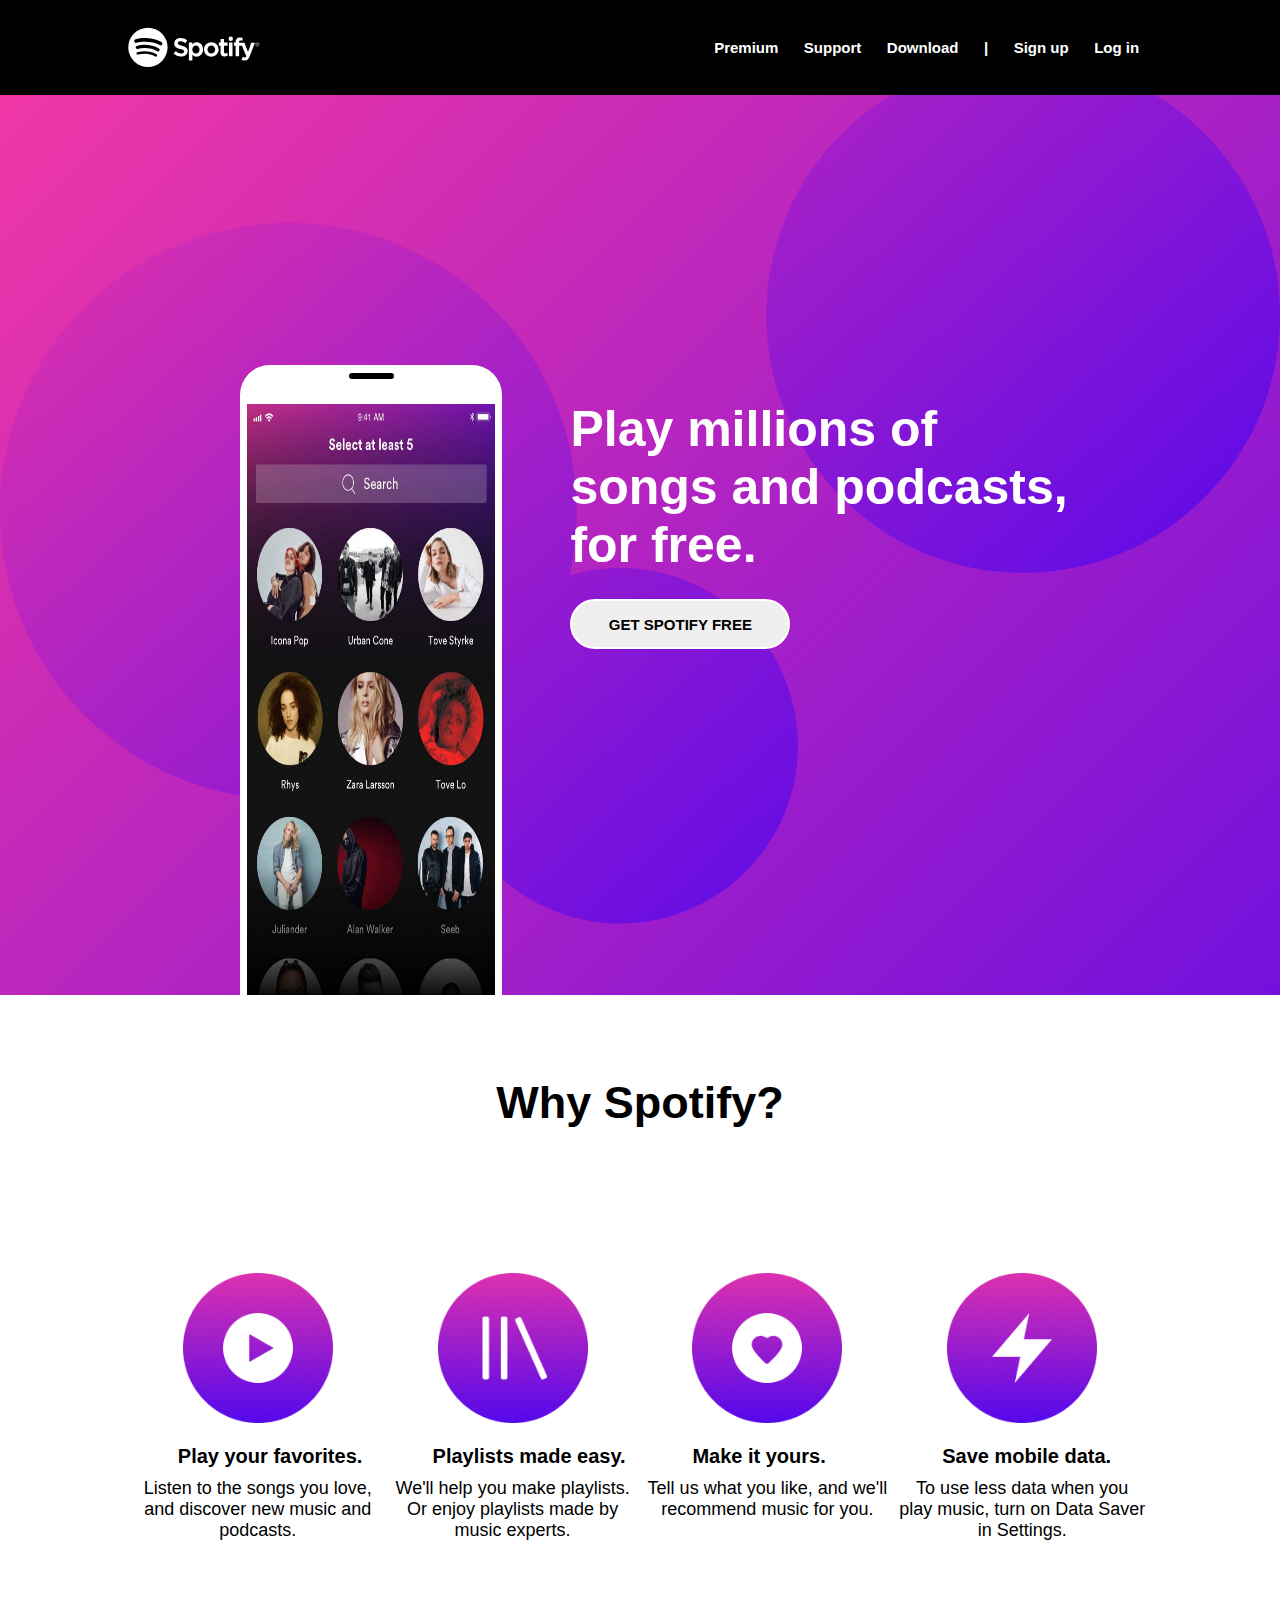
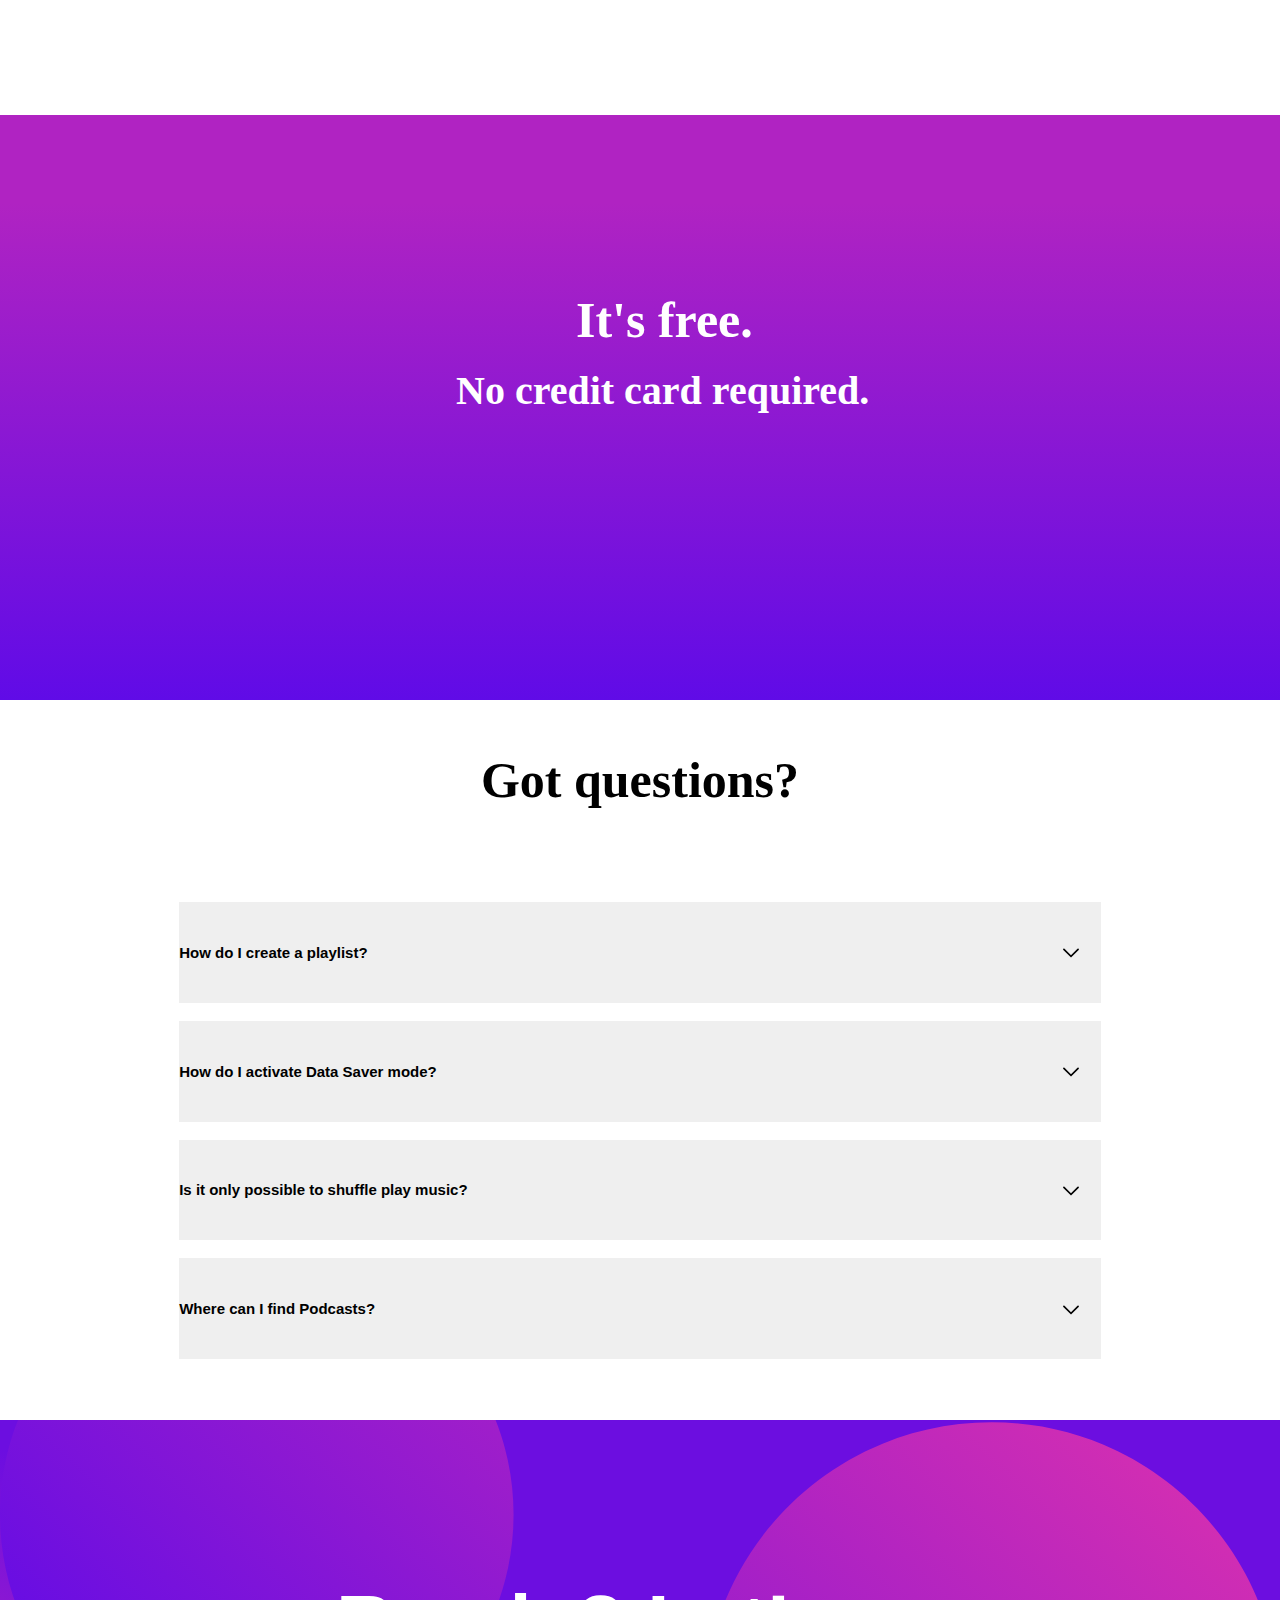
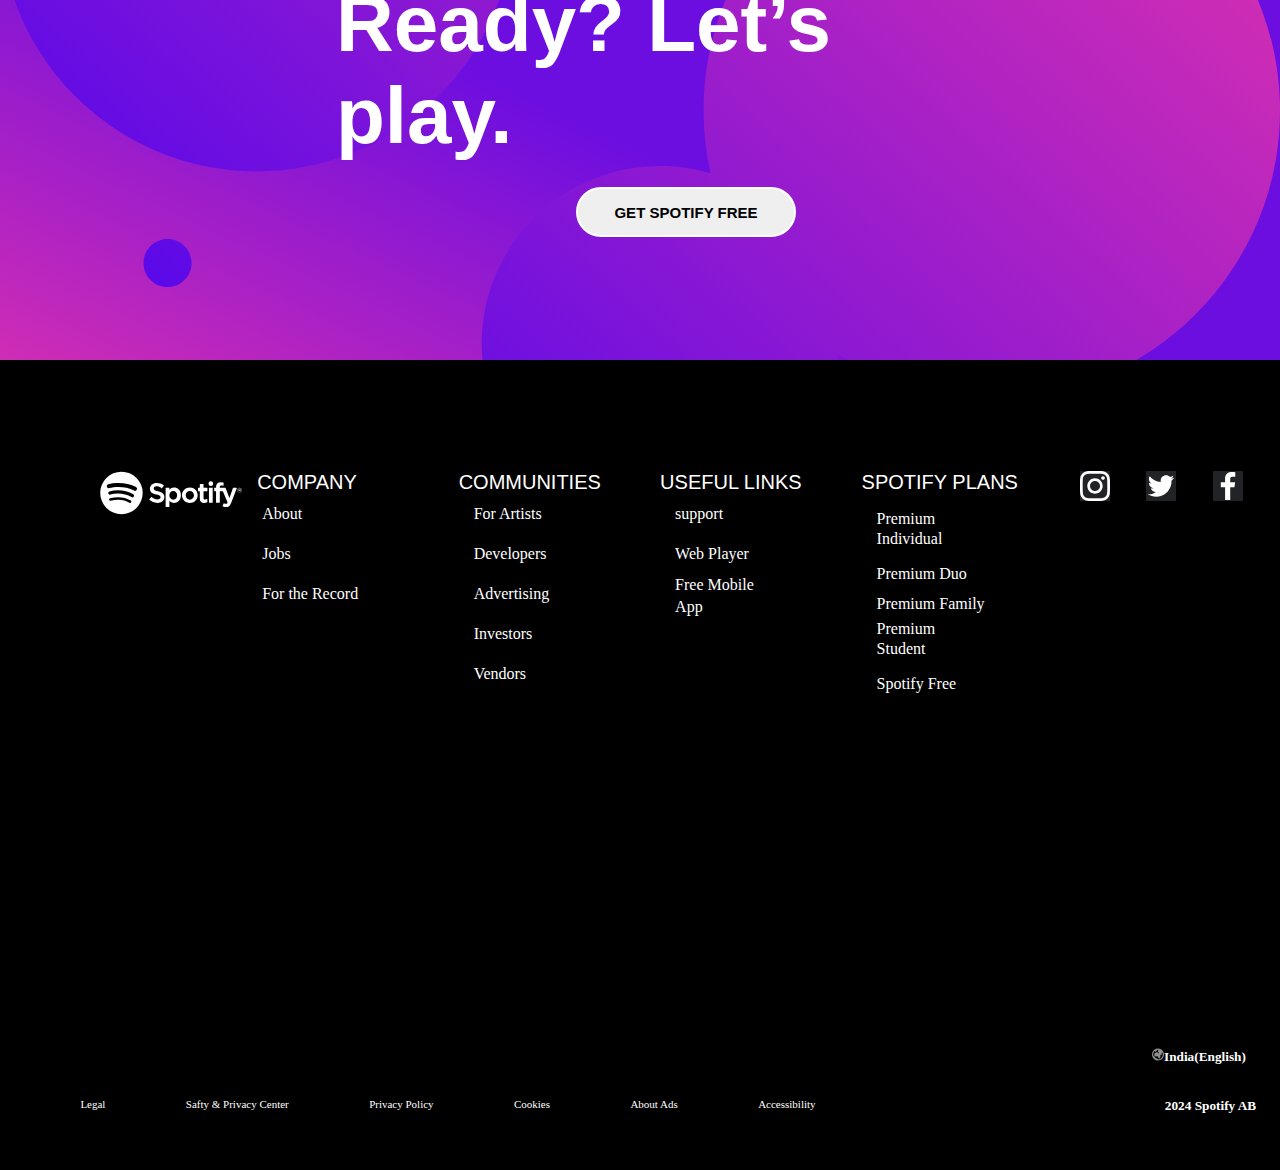
<file: index.html>
<!DOCTYPE html>
<html lang="en">
<head>
    <meta charset="UTF-8">
    <meta name="viewport" content="width=device-width, initial-scale=1.0">
    <title>Play free on mobile - Spotify - Spotify(IN)</title>
    <link rel="stylesheet" href="./index.css">
    <link rel="icon" href="./assets/favicon.png">
</head>
<body>
    <nav>
        <article>
            <div id="logo">
                <svg viewBox="0 0 63 20" xmlns="http://www.w3.org/2000/svg" preserveAspectRatio="xMidYMin meet"><g fill-rule="evenodd" class="svelte-1gcdbl9"><path d="M61.842 9.506a1.02 1.02 0 0 1-1.023-1.024c0-.562.453-1.03 1.029-1.03a1.02 1.02 0 0 1 1.023 1.024 1.03 1.03 0 0 1-1.029 1.03m.006-1.952a.915.915 0 0 0-.922.928c0 .51.394.921.916.921a.916.916 0 0 0 .922-.927.908.908 0 0 0-.916-.922m.226 1.027l.29.406h-.244l-.26-.372h-.225v.372h-.204V7.912h.48c.249 0 .413.128.413.343 0 .176-.102.284-.25.326m-.172-.485h-.267v.34h.267c.133 0 .212-.065.212-.17 0-.11-.08-.17-.212-.17m-12.804-3.52a1.043 1.043 0 1 0-.001 2.086 1.043 1.043 0 0 0 0-2.087m.72 2.89h-1.454a.107.107 0 0 0-.106.107v6.346c0 .06.047.107.106.107h1.455a.107.107 0 0 0 .107-.107V7.572a.107.107 0 0 0-.107-.107m3.233.006v-.2c0-.592.227-.856.736-.856.303 0 .546.06.82.152a.106.106 0 0 0 .14-.102V5.24a.107.107 0 0 0-.076-.102 3.993 3.993 0 0 0-1.21-.174c-1.343 0-2.053.757-2.053 2.188v.308h-.699a.107.107 0 0 0-.107.106v1.257c0 .059.048.107.107.107h.699v4.99c0 .058.047.106.106.106h1.455a.107.107 0 0 0 .106-.107v-4.99h1.358l2.081 4.99c-.236.523-.468.628-.785.628-.257 0-.527-.077-.803-.228a.109.109 0 0 0-.084-.008.106.106 0 0 0-.063.058l-.493 1.081a.106.106 0 0 0 .045.138c.515.279.98.398 1.554.398 1.074 0 1.668-.5 2.191-1.847L60.6 7.617a.106.106 0 0 0-.099-.146h-1.514a.107.107 0 0 0-.1.072l-1.552 4.431-1.7-4.434a.106.106 0 0 0-.099-.069h-2.485m-5.577-.006h-1.6V5.828a.106.106 0 0 0-.107-.106h-1.455a.107.107 0 0 0-.106.106v1.637h-.7a.106.106 0 0 0-.106.107v1.25c0 .059.048.107.106.107h.7v3.234c0 1.308.65 1.97 1.934 1.97.522 0 .954-.107 1.362-.338a.106.106 0 0 0 .054-.093v-1.19a.106.106 0 0 0-.154-.096c-.28.141-.551.206-.854.206-.467 0-.675-.211-.675-.686V8.929h1.6a.106.106 0 0 0 .107-.107v-1.25a.106.106 0 0 0-.106-.107m-7.671-.133c-1.96 0-3.497 1.51-3.497 3.437 0 1.907 1.526 3.4 3.473 3.4 1.967 0 3.508-1.504 3.508-3.424 0-1.914-1.53-3.413-3.484-3.413m0 5.362c-1.043 0-1.83-.838-1.83-1.95 0-1.115.76-1.924 1.806-1.924 1.05 0 1.84.838 1.84 1.95 0 1.115-.763 1.924-1.816 1.924m-7.014-5.362c-.82 0-1.492.323-2.046.984v-.744a.107.107 0 0 0-.106-.107h-1.455a.107.107 0 0 0-.106.107v8.27c0 .058.048.106.106.106h1.455a.107.107 0 0 0 .106-.106v-2.61c.555.621 1.227.925 2.046.925 1.522 0 3.063-1.172 3.063-3.412s-1.54-3.413-3.063-3.413m1.372 3.413c0 1.14-.703 1.937-1.709 1.937-.995 0-1.745-.833-1.745-1.937s.75-1.937 1.745-1.937c.99 0 1.71.814 1.71 1.937m-8.437-1.81c-1.624-.388-1.913-.66-1.913-1.231 0-.54.508-.903 1.264-.903.732 0 1.459.275 2.22.843a.107.107 0 0 0 .15-.023l.794-1.119a.107.107 0 0 0-.02-.144c-.906-.728-1.927-1.081-3.12-1.081-1.755 0-2.98 1.052-2.98 2.559 0 1.615 1.057 2.187 2.884 2.628 1.554.358 1.817.658 1.817 1.195 0 .594-.53.963-1.385.963-.948 0-1.721-.32-2.587-1.068a.11.11 0 0 0-.078-.026.105.105 0 0 0-.073.038l-.89 1.058a.105.105 0 0 0 .011.148 5.303 5.303 0 0 0 3.581 1.373c1.89 0 3.112-1.033 3.112-2.631 0-1.351-.807-2.098-2.787-2.58M9.507.305a9.41 9.41 0 1 0 0 18.82 9.41 9.41 0 0 0 0-18.82m4.316 13.572a.586.586 0 0 1-.807.195c-2.21-1.35-4.99-1.655-8.266-.907a.586.586 0 1 1-.261-1.143c3.584-.82 6.659-.467 9.139 1.049.276.169.363.53.195.806m1.15-2.562a.734.734 0 0 1-1.008.242c-2.529-1.555-6.385-2.005-9.377-1.097a.735.735 0 0 1-.426-1.404c3.418-1.037 7.666-.534 10.57 1.25a.734.734 0 0 1 .242 1.01m.1-2.669C12.04 6.846 7.036 6.68 4.141 7.56a.88.88 0 1 1-.511-1.684c3.323-1.01 8.849-.814 12.34 1.258a.88.88 0 0 1-.898 1.514"></path></g></svg>
            </div>
            <div id="menu">
                <ol>
                    <li><a href="" class="color">Premium</a></li>
                    <li><a href="" class="color" >Support</a></li>
                    <li><a href="" class="color">Download</a></li>
                    <li><a href="">|</a></li>
                    <li><a href="" class="color">Sign up</a></li>
                    <li><a href="" class="color">Log in</a></li>
                </ol>
            </div>
        </article>
    </nav>
    
    <!-- NavBar Completed -->

    <section id="homePage">
        <article>
        <div class="phone">
            <div id="box">
                <div id="speaker"></div>
                <img src="./assets/mobile.jpg" height="100%" width="95%">
            </div>
        </div>
        <div class="text">
            <h1>Play millions of songs and podcasts, for free.</h1>
            <button>GET SPOTIFY FREE</button>
        </div>
    </article>
        </section>

        <!-- homePage Completed -->

        <section id="secondPage">
            <article>
                <div class="content">
                    <h1>Why Spotify?</h1>
                </div>
                <div class="pic">
                    <div class="one">
                        <div class="img1">
                            <img src="./assets/first.png" height="150px" width="150px">
                        </div>
                        <div class="text1">
                            <h1>Play your favorites.</h1>
                            <p>Listen to the songs you love, and discover new music and podcasts.</p>
                        </div>
                    </div>

                    <div class="two">
                        <div class="img2"> 
                            <img src="./assets/second.png" height="150px" width="150px" >
                        </div>
                        <div class="text2">
                            <h1>Playlists made easy.</h1>
                            <p>We'll help you make playlists. Or enjoy playlists made by music experts.</p>
                        </div>
                    </div>

                    <div class="three">
                        <div class="img3">
                            <img src="./assets/third.png"  height="150px" width="150px">
                        </div>
                        <div class="text3">
                            <h1>Make it yours.</h1>
                        <p>Tell us what you like, and we'll recommend music for you.</p>
                        </div>
                            </div>

                    <div class="four">
                        <div class="img4">
                            <img src="./assets/fourth.png" height="150px" width="150px">
                        </div>
                        <div class="text4">
                            <h1>Save mobile data.</h1>
                            <p>To use less data when you play music, turn on Data Saver in Settings.</p>
                        </div>
                            </div>
                </div>
            </article>
        </section>
        <!-- secondpage Completed -->

        <section id="thirdPage">
            <article>
                <div>
                    <h1>It's free.</h1><br>
                    <p>No credit card required.</p>
                </div>
            </article>
        </section>
        <!-- thirdPage  Completed -->

    <section id="fourthPage">
        <article>
            <div class="a">
                <h1>Got questions?</h1>
            </div>
            <div class="b">
                <button>How do I create a playlist?
                    <svg data-encore-id="icon" role="img" aria-hidden="true" class="Svg-sc-ytk21e-0 hPIlex sc-212df1af-2 biJcOI" viewBox="0 0 24 24"><path d="M2.793 15.957a1 1 0 0 0 1.414 0L12 8.164l7.793 7.793a1 1 0 1 0 1.414-1.414L12 5.336l-9.207 9.207a1 1 0 0 0 0 1.414z"></path></svg></button><br>
                <button>How do I activate Data Saver mode?
                    <svg data-encore-id="icon" role="img" aria-hidden="true" class="Svg-sc-ytk21e-0 hPIlex sc-212df1af-2 biJcOI" viewBox="0 0 24 24"><path d="M2.793 15.957a1 1 0 0 0 1.414 0L12 8.164l7.793 7.793a1 1 0 1 0 1.414-1.414L12 5.336l-9.207 9.207a1 1 0 0 0 0 1.414z"></path></svg>
                </button><br>
                <button>Is it only possible to shuffle play music?
                    <svg data-encore-id="icon" role="img" aria-hidden="true" class="Svg-sc-ytk21e-0 hPIlex sc-212df1af-2 biJcOI" viewBox="0 0 24 24"><path d="M2.793 15.957a1 1 0 0 0 1.414 0L12 8.164l7.793 7.793a1 1 0 1 0 1.414-1.414L12 5.336l-9.207 9.207a1 1 0 0 0 0 1.414z"></path></svg>
                </button><br>
                <button>Where can I find Podcasts?
                    <svg data-encore-id="icon" role="img" aria-hidden="true" class="Svg-sc-ytk21e-0 hPIlex sc-212df1af-2 biJcOI" viewBox="0 0 24 24"><path d="M2.793 15.957a1 1 0 0 0 1.414 0L12 8.164l7.793 7.793a1 1 0 1 0 1.414-1.414L12 5.336l-9.207 9.207a1 1 0 0 0 0 1.414z"></path></svg>
                </button>
            </div>
        </article>
    </section>
    <!-- fourth Completed -->

    <section id="fifthPage">
        <article>
            <div>
            <h1>Ready? Let’s play.</h1>
            <button>GET SPOTIFY FREE</button>
        </div>
        </article>
    </section>

    <!-- fifthPage Ended -->

    <section id="sixthPage">
        <article id="one">
            <div id="icon1">
                <svg viewBox="0 0 63 20" xmlns="http://www.w3.org/2000/svg" preserveAspectRatio="xMidYMin meet"><g fill-rule="evenodd" class="svelte-1gcdbl9"><path d="M61.842 9.506a1.02 1.02 0 0 1-1.023-1.024c0-.562.453-1.03 1.029-1.03a1.02 1.02 0 0 1 1.023 1.024 1.03 1.03 0 0 1-1.029 1.03m.006-1.952a.915.915 0 0 0-.922.928c0 .51.394.921.916.921a.916.916 0 0 0 .922-.927.908.908 0 0 0-.916-.922m.226 1.027l.29.406h-.244l-.26-.372h-.225v.372h-.204V7.912h.48c.249 0 .413.128.413.343 0 .176-.102.284-.25.326m-.172-.485h-.267v.34h.267c.133 0 .212-.065.212-.17 0-.11-.08-.17-.212-.17m-12.804-3.52a1.043 1.043 0 1 0-.001 2.086 1.043 1.043 0 0 0 0-2.087m.72 2.89h-1.454a.107.107 0 0 0-.106.107v6.346c0 .06.047.107.106.107h1.455a.107.107 0 0 0 .107-.107V7.572a.107.107 0 0 0-.107-.107m3.233.006v-.2c0-.592.227-.856.736-.856.303 0 .546.06.82.152a.106.106 0 0 0 .14-.102V5.24a.107.107 0 0 0-.076-.102 3.993 3.993 0 0 0-1.21-.174c-1.343 0-2.053.757-2.053 2.188v.308h-.699a.107.107 0 0 0-.107.106v1.257c0 .059.048.107.107.107h.699v4.99c0 .058.047.106.106.106h1.455a.107.107 0 0 0 .106-.107v-4.99h1.358l2.081 4.99c-.236.523-.468.628-.785.628-.257 0-.527-.077-.803-.228a.109.109 0 0 0-.084-.008.106.106 0 0 0-.063.058l-.493 1.081a.106.106 0 0 0 .045.138c.515.279.98.398 1.554.398 1.074 0 1.668-.5 2.191-1.847L60.6 7.617a.106.106 0 0 0-.099-.146h-1.514a.107.107 0 0 0-.1.072l-1.552 4.431-1.7-4.434a.106.106 0 0 0-.099-.069h-2.485m-5.577-.006h-1.6V5.828a.106.106 0 0 0-.107-.106h-1.455a.107.107 0 0 0-.106.106v1.637h-.7a.106.106 0 0 0-.106.107v1.25c0 .059.048.107.106.107h.7v3.234c0 1.308.65 1.97 1.934 1.97.522 0 .954-.107 1.362-.338a.106.106 0 0 0 .054-.093v-1.19a.106.106 0 0 0-.154-.096c-.28.141-.551.206-.854.206-.467 0-.675-.211-.675-.686V8.929h1.6a.106.106 0 0 0 .107-.107v-1.25a.106.106 0 0 0-.106-.107m-7.671-.133c-1.96 0-3.497 1.51-3.497 3.437 0 1.907 1.526 3.4 3.473 3.4 1.967 0 3.508-1.504 3.508-3.424 0-1.914-1.53-3.413-3.484-3.413m0 5.362c-1.043 0-1.83-.838-1.83-1.95 0-1.115.76-1.924 1.806-1.924 1.05 0 1.84.838 1.84 1.95 0 1.115-.763 1.924-1.816 1.924m-7.014-5.362c-.82 0-1.492.323-2.046.984v-.744a.107.107 0 0 0-.106-.107h-1.455a.107.107 0 0 0-.106.107v8.27c0 .058.048.106.106.106h1.455a.107.107 0 0 0 .106-.106v-2.61c.555.621 1.227.925 2.046.925 1.522 0 3.063-1.172 3.063-3.412s-1.54-3.413-3.063-3.413m1.372 3.413c0 1.14-.703 1.937-1.709 1.937-.995 0-1.745-.833-1.745-1.937s.75-1.937 1.745-1.937c.99 0 1.71.814 1.71 1.937m-8.437-1.81c-1.624-.388-1.913-.66-1.913-1.231 0-.54.508-.903 1.264-.903.732 0 1.459.275 2.22.843a.107.107 0 0 0 .15-.023l.794-1.119a.107.107 0 0 0-.02-.144c-.906-.728-1.927-1.081-3.12-1.081-1.755 0-2.98 1.052-2.98 2.559 0 1.615 1.057 2.187 2.884 2.628 1.554.358 1.817.658 1.817 1.195 0 .594-.53.963-1.385.963-.948 0-1.721-.32-2.587-1.068a.11.11 0 0 0-.078-.026.105.105 0 0 0-.073.038l-.89 1.058a.105.105 0 0 0 .011.148 5.303 5.303 0 0 0 3.581 1.373c1.89 0 3.112-1.033 3.112-2.631 0-1.351-.807-2.098-2.787-2.58M9.507.305a9.41 9.41 0 1 0 0 18.82 9.41 9.41 0 0 0 0-18.82m4.316 13.572a.586.586 0 0 1-.807.195c-2.21-1.35-4.99-1.655-8.266-.907a.586.586 0 1 1-.261-1.143c3.584-.82 6.659-.467 9.139 1.049.276.169.363.53.195.806m1.15-2.562a.734.734 0 0 1-1.008.242c-2.529-1.555-6.385-2.005-9.377-1.097a.735.735 0 0 1-.426-1.404c3.418-1.037 7.666-.534 10.57 1.25a.734.734 0 0 1 .242 1.01m.1-2.669C12.04 6.846 7.036 6.68 4.141 7.56a.88.88 0 1 1-.511-1.684c3.323-1.01 8.849-.814 12.34 1.258a.88.88 0 0 1-.898 1.514"></path></g></svg>
            </div>
            <div id="content">
                <div class="p">
                <ul>
                    <h2>COMPANY</h2>
                    <li><a>About</a></li>
                    <li><a>Jobs</a></li>
                    <li><a>For the Record</a></li>
                </ul>
                </div>

                <div class="q">
                    <ul>
                        <h2>COMMUNITIES</h2>
                        <li><a>For Artists</a></li>
                        <li><a>Developers</a></li>
                        <li><a>Advertising</a></li>
                        <li><a>Investors</a></li>
                        <li><a>Vendors</a></li>
                    </ul>
                </div>
                
                <div class="r">
                    <ul>
                        <h2>USEFUL LINKS</h2>
                    <li><a>support</a></li>
                    <li><a>Web Player</a></li>
                    <li class="li4"><a>Free Mobile <br> App</a></li>
                    </ul>
                </div>

                <div class="s">
                    <ul>
                        <h2>SPOTIFY PLANS</h2>
                        <li class="li1"><a>Premium <br> Individual</a></li>
                        <li><a>Premium Duo</a></li>
                        <li class="li3"><a>Premium Family</a></li>
                        <li class="li4"><a>Premium <br> Student</a></li>
                        <li><a>Spotify Free</a></li>
                    </ul>
                </div>

            </div>
            <div id="icon2">
                <div class="insta">
                    <!-- <img src="./assets/insta.svg" height="60px" width="40px"> -->
                </div>
                <div class="twitter">
                    <!-- <img src="./assets/twitter.svg" height="60px" width="40px"> -->
                </div>
                <div class="facebook">
                    <!-- <img src="./assets/facebook.svg" height="60px" width="40px"> -->
                </div>
            </div>
            </article>
            <div id="footer1">
                <div>
                    <h5><svg width="12" height="13" viewBox="0 0 12 13" xmlns="http://www.w3.org/2000/svg" aria-hidden="true" focusable="false" class="svelte-184rsfv"><path d="M6 0.624023C8.07255 0.624023 9.90309 1.68041 10.9815 3.28299C10.9819 3.28367 10.9822 3.28403 10.9825 3.28438C11.0029 3.30998 11.0209 3.33677 11.0363 3.36446C11.6453 4.30352 12 5.42315 12 6.62402C12 9.92265 9.32436 12.6079 6.02962 12.624C6.02732 12.6241 6.02495 12.6241 6.02258 12.6241L6 12.624C2.69149 12.624 0 9.93253 0 6.62402C0 3.31571 2.69149 0.624023 6 0.624023ZM6 1.78528C5.80411 1.78528 5.61089 1.79698 5.42102 1.81972C5.39755 1.91375 5.34896 2.0023 5.2765 2.07641L3.75157 3.63714C3.64024 3.75103 3.48978 3.812 3.33616 3.812C3.26752 3.812 3.19848 3.7998 3.1318 3.77483C2.91623 3.69359 2.76891 3.49277 2.75652 3.26265L2.74444 3.04725C1.77228 3.93289 1.16125 5.20844 1.16125 6.62402C1.16125 6.90513 1.18535 7.1807 1.23158 7.44881L2.11909 8.18538C2.12814 8.19266 2.13699 8.20053 2.14564 8.20859L2.91981 8.93437C2.99003 9.00007 3.04274 9.08228 3.07323 9.17374L3.37633 10.0793L3.83343 10.3016H4.86133C5.01514 10.3016 5.16285 10.3625 5.27182 10.4715L6.25621 11.4561C8.80567 11.3224 10.8387 9.20617 10.8387 6.62402C10.8387 5.8726 10.6666 5.16063 10.3596 4.52549L9.45716 5.24616L9.62455 5.6122C9.65956 5.68812 9.67726 5.77053 9.67726 5.85393V6.60784C9.67726 6.78014 9.60075 6.94358 9.46857 7.05393C9.3362 7.16407 9.16154 7.2103 8.99219 7.17902L8.05556 7.00751L8.52643 8.28855C8.58347 8.44354 8.57167 8.61544 8.49417 8.76139L7.67162 10.3097C7.58211 10.4783 7.41628 10.5907 7.22969 10.6136L7.15866 10.6179C6.94387 10.6179 6.74659 10.4991 6.64589 10.3093L6.25231 9.56742C6.24563 9.55444 6.23913 9.54126 6.23323 9.52788L5.91027 8.78833L5.5222 8.25412L4.15443 8.44118C4.0551 8.45475 3.9538 8.44255 3.86057 8.40518L2.68811 7.93765C2.46526 7.84855 2.3201 7.632 2.32244 7.39204L2.33879 5.84783C2.34095 5.65035 2.44304 5.46763 2.61022 5.3624L4.57554 4.12641C4.81058 3.97869 5.11781 4.01783 5.30801 4.22062L5.95905 4.91395L6.7818 5.23062L7.05303 5.13365L5.90181 3.48933C5.77849 3.3131 5.76256 3.08317 5.86051 2.89179L6.41732 1.80311C6.27976 1.7913 6.14057 1.78528 6 1.78528Z" fill="#8F8F8F"></path></svg>India(English)</h5>
                </div>
            </div>
            <div id="footer2">
                <div id="a">
                    <ul>
                        <li><a href=""></a>Legal</li>
                        <li><a href=""></a>Safty & Privacy Center</li>
                        <li><a href=""></a>Privacy Policy</li>
                        <li><a href=""></a>Cookies</li>
                        <li><a href=""></a>About Ads</li>
                        <li><a href=""></a>Accessibility</li>
                    </ul>
                </div>

                <div id="b">
                    <h5>2024 Spotify AB</h5>
                </div>
                
            </div> 
    </section>
</body>
</html>
</file>
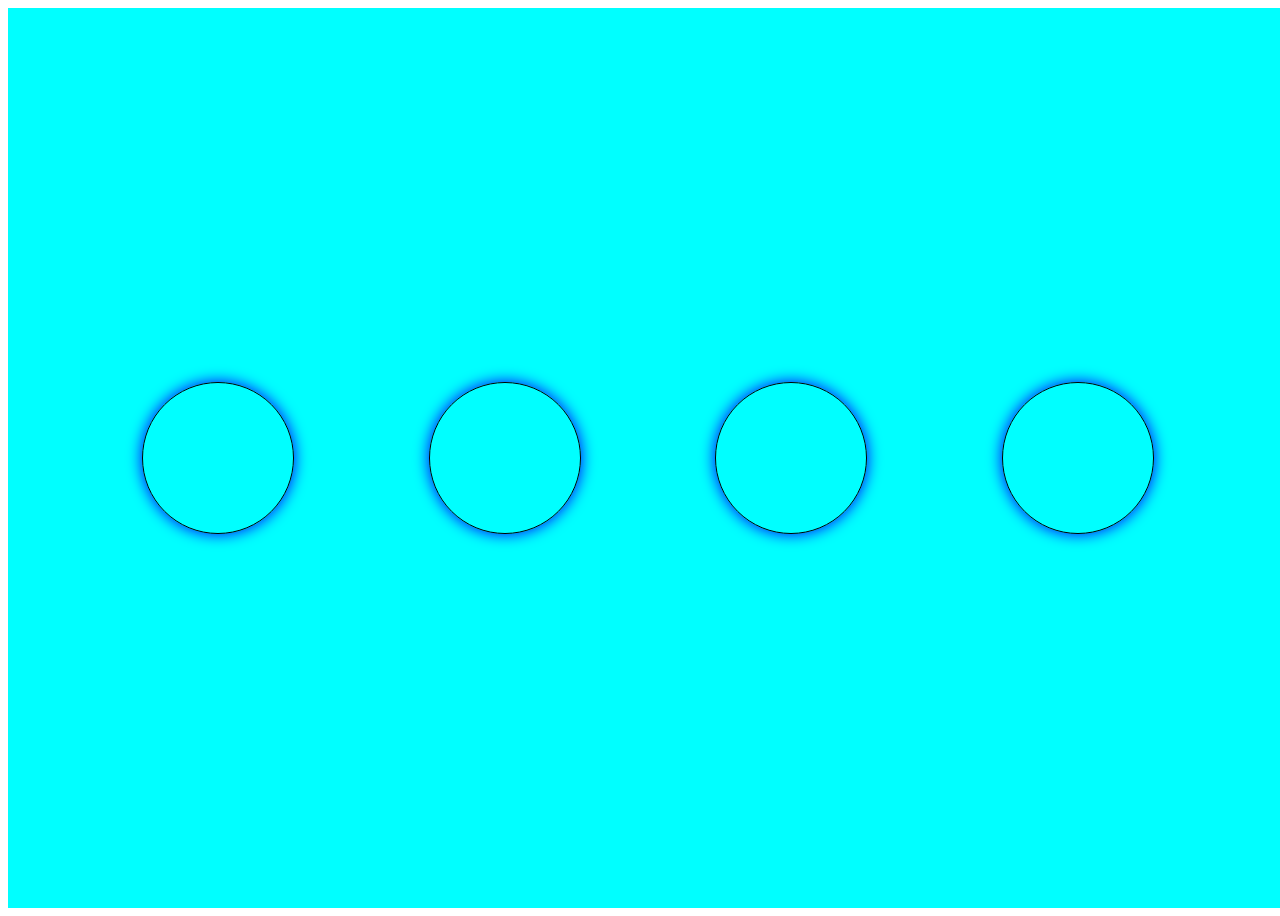
<file: display.html>
<!DOCTYPE html>
<html lang="en">
<head>
    <meta charset="UTF-8">
    <meta name="viewport" content="width=device-width, initial-scale=1.0">
    <title>Display</title>
    <style>
        section{
            height: 100vh;
            width: 100vw;
            background-color: aqua;
            display: flex;
            align-items: center;
            /* justify-content: center; */
            /* justify-content: space-around; */
            /* justify-content: space-between; */
            justify-content: space-evenly;
        }

        section>div{
            height: 150px;
            width: 150px;
            border: 1px solid black;
            box-shadow: 0px 0px 15px blue;
            border-radius: 50%;
        }
    </style>
</head>
<body>
    <section>
        <div></div>
        <div></div>
        <div></div>
        <div></div>
    </section>
</body>
</html>
</file>
<file: index.css>
*{
    margin: 0;
    padding: 0;
    box-sizing: border-box;
}

nav{
    height: 95px;
    width: 100%;
    background-color: black;
    display: flex;
    justify-content: center;
}

nav>article{
    height: 100%;
    width: 80%;
    /* border: 2px solid red; */
    display: flex;
}

nav>article>#logo{
    height: 100%;
    width: 56%;
    /* background-color: aqua; */
    display: flex;
   align-items: center;

}

nav>article>#logo>svg{
    /* height: 40px; */
    width: 23%;
    fill:white;
}

nav>article>#menu{
    height: 100%;
    width: 44%;
    /* background-color:yellow; */
}

nav>article>#menu>ol{
    height: 100%;
    width: 100%;
    display: flex;
    justify-content: space-around;
    align-items: center;
    list-style-type: none;
}

nav>article>#menu>ol>li>a{
    color: white;
    text-decoration: none;
    font-weight: bolder;
    font-size: 15px;
    font-family: Arial, Helvetica, sans-serif;
}

nav>article>#menu>ol>li>.color:hover{
    color: rgb(4, 173, 4);
    cursor: pointer;
}

/* *********************************************************NavBar ended************************************* */

#homePage{
    height: 100vh;
    width: 100%;
    background:url(./assets/bubbles.svg )center -138px / 100% 1068px no-repeat, linear-gradient(-45deg, rgb(108, 14, 224) -5%, rgb(240, 55, 166));;
    display: flex;
    justify-content: center;
    align-items: end;
}

#homePage>article{
    height: 70%;
    width: 70%;
    /* border: 2px solid white; */
    display: flex;
}

#homePage>article>.phone{
    height: 100%;
    width: 40%;
    /* background-color: red; */
    display: flex;
    justify-content: center;
    align-items: end;
}

#homePage>article>.phone>#box{
    height: 100%;
    width: 73%;
    background-color: white;
    border-radius:30px 30px 0px 0px;
    display: flex;
    align-items: center; 
    padding-top: 8px;
    flex-direction: column;
}

#homePage>article>.phone>#box>#speaker{
    height: 6px;
    width: 45px;
    background-color: black;
    border-radius: 10px;
}

#homePage>article>.phone>#box>img{
    margin-top: 25px;
}

#homePage>article>.text{
    height: 100%;
    width: 60%;
    /* background-color: rgb(87, 181, 181); */
}

#homePage>article>.text>h1{
    color: white;
    font-size: 50px;
    font-weight: bolder;
    /* font-family: var(--font-family, CircularSp, CircularSp-Arab, CircularSp-Hebr, CircularSp-Cyrl, CircularSp-Grek, CircularSp-Deva, var(--fallback-fonts, sans-serif)); */
    margin-top: 35px;
    margin-left: 20px;
    font-family: Arial, Helvetica, sans-serif;
}

#homePage>article>.text>button{
    height: 50px;
    width: 220px;
    font-weight: bolder;
    font-size: 15px;
    border-radius: 30px;
    border: 2px solid white;
    margin-top: 25px;
    margin-left: 20px;
    cursor: pointer;
}


/* ********************************homePage ended******************************************************* */

#secondPage{
    height: 80vh;
    width: 100vw;
    /* background-color:red; */
    display: flex;
    justify-content: center;
    
}


#secondPage>article{
    height: 100%;
    width: 80%;
    /* border: 2px solid black; */
}

#secondPage>article>.content{
    height: 30%;
    width: 100%;
    /* background-color: aqua; */
    display: flex;
    justify-content: center;
    align-items: center;
}

#secondPage>article>.content>h1{
    font-size: 45px;
    font-family: Arial, Helvetica, sans-serif;
    color: black;
}


#secondPage>article>.pic{
    height: 70%;
    width: 100%;
    /* background-color: blueviolet; */
    display: flex;
    justify-content: space-evenly;
    align-items: center;
}

#secondPage>article>.pic>.one{
    height: 380px;
    width: 250px;
    /* border: 2px solid black; */
}

#secondPage>article>.pic>.one>.img1{
    height: 40%;
    width: 100%;
    /* background-color: yellow; */
    display: flex;
    justify-content: center;
}


#secondPage>article>.pic>.one>.text1{
    height: 60%;
    width: 100%;
    /* background-color: yellowgreen;
    border: 1px solid yellowgreen;*/
} 


#secondPage>article>.pic>.one>.text1>h1{
    font-size: 20px;
    font-family: 'Segoe UI', Tahoma, Geneva, Verdana, sans-serif;
    font-weight: bolder;
    margin-top: 20px;
    margin-left: 45px;
}


#secondPage>article>.pic>.one>.text1>p{
    font-size:18px ;
    text-align: center;
    font-family: sans-serif;
    margin-top:10px ;
}


#secondPage>article>.pic>.two{
    height: 380px;
    width: 250px;
    /* border: 2px solid black; */
}

#secondPage>article>.pic>.two>.img2{
    height: 40%;
    width: 100%;
    /* background-color:yellow; */
    display: flex;
    justify-content: center;
}

#secondPage>article>.pic>.two>.text2{
    height: 60%;
    width: 100%;
    /* background-color: yellowgreen;
    border: 1px solid yellowgreen; */
}

#secondPage>article>.pic>.two>.text2>h1{
    font-size: 20px;
    font-family: 'Segoe UI', Tahoma, Geneva, Verdana, sans-serif;
    font-weight: bolder;
    margin-top: 20px;
    margin-left: 45px;
}

#secondPage>article>.pic>.two>.text2>p{
    font-size:18px ;
    text-align: center;
    font-family: sans-serif;
    margin-top:10px ;
}


#secondPage>article>.pic>.three{
    height: 380px;
    width: 250px;
    /* border: 2px solid black; */
}

#secondPage>article>.pic>.three>.img3{
    height: 40%;
    width: 100%;
    /* background-color:yellow; */
    display: flex;
    justify-content: center;
}

#secondPage>article>.pic>.three>.text3{
    height: 60%;
    width: 100%;
    /* background-color: yellowgreen;
    border: 1px solid yellowgreen; */
}

#secondPage>article>.pic>.three>.text3>h1{
    font-size: 20px;
    font-family: 'Segoe UI', Tahoma, Geneva, Verdana, sans-serif;
    font-weight: bolder;
    margin-top: 20px;
    margin-left: 50px;
}

#secondPage>article>.pic>.three>.text3>p{
    font-size:18px ;
    text-align: center;
    font-family: sans-serif;
    margin-top:10px ;
}

#secondPage>article>.pic>.four{
    height: 380px;
    width: 250px;
    /* border: 2px solid black; */
}


#secondPage>article>.pic>.four>.img4{
    height: 40%;
    width: 100%;
    /* background-color:yellow; */
    display: flex;
    justify-content: center;
}

#secondPage>article>.pic>.four>.text4{
    height: 60%;
    width: 100%;
    /* background-color: yellowgreen;
    border: 1px solid yellowgreen; */
}

#secondPage>article>.pic>.four>.text4>h1{
    font-size: 20px;
    font-family: 'Segoe UI', Tahoma, Geneva, Verdana, sans-serif;
    font-weight: bolder;
    margin-top: 20px;
    margin-left: 45px;
}

#secondPage>article>.pic>.four>.text4>p{
    font-size:18px ;
    text-align: center;
    font-family: sans-serif;
    margin-top:10px ;
}


/* *******************************Second Page Ended******************************************* */

#thirdPage{
    height: 65vh;
    width: 100vw;
    background: linear-gradient(rgb(176, 35, 194) 15%, rgb(96, 11, 231));
    display: flex;
    justify-content: center;
}

#thirdPage>article{
    height: 100%;
    width: 60%;
    /* border: 2px solid black; */
    display: flex;
    /* justify-content: center; */
    align-items: center;
}


#thirdPage>article>div{
    height: 50%;
    width: 100%;
    /* background-color: rgb(43, 226, 113); */
}


#thirdPage>article>div>h1{
        color: white;
        font-size: 50px;
        margin-left: 320px;
        font-weight: bold;
        margin-top: 30px;
        
        
    }

    #thirdPage>article>div>p{
        color: white;
        font-size: 40px;
        margin-left: 200px;
        margin-bottom: 50px;
        font-family: 'Times New Roman', Times, serif;
        font-weight: bold;
    }


    /* ***************************************third Page Ended ***************************************/

    #fourthPage{
        height: 80vh;
        width: 100vw;
        background-color:white;
        display: flex;
        justify-content: center;
    }

    #fourthPage>article{
        height: 100%;
        width: 80%;
        /* border: 2px solid black; */
        display: flex;
        flex-direction: column;
        justify-content: center;
        align-items: center;
    }

    #fourthPage>article>.a{
        height: 20%;
        width: 100%;
        /* background-color: crimson; */
        display: flex; 
       align-items: center;
       justify-content: center;
       margin-bottom: 50px;
       }

    #fourthPage>article>.a>h1{
        font-size: 50px;
    }

    #fourthPage>article>.b{
        height: 50%;
        width: 90%;
        /* background-color: chocolate; */
        margin-bottom: 150px;
     }


    #fourthPage>article>.b>button{
        height:28%;
        width: 100%;
        text-align: left;
        /* margin-top: 30px; */
        font-size: 15px;
        font-weight: 900;
        font-family: Arial, Helvetica, sans-serif;
        cursor: pointer;
        border: 0px solid  white;
        display: flex;
        justify-content: space-between;
        align-items: center;
    }

        #fourthPage>article>.b>button>svg{
        height: 20px;
        width: 20px;
        align-items: end;
        transform: rotate(180deg);
        margin-right: 20px
    }

    #fourthPage>article>.b>button:hover{
        
        background-color: rgb(220, 223, 227);
        text-decoration: underline;
    }


    /* *************************************fourth Page Ended************************ */

    #fifthPage{
        height: 60vh;
        width: 100vw;
        background:url(./assets/bubbles1.svg) center center / 100% no-repeat, linear-gradient(-155deg, rgb(108, 14, 224) 55%, rgb(240, 55, 166) 115%) rgb(108, 14, 224);
        background-position: center;
        display: flex;
        justify-content: center;
    }


    #fifthPage>article{
        height: 100%;
        width: 60%;
        /* border: 2px solid black; */
        display: flex;
        align-items: center;
    }

    #fifthPage>article>div{
        height: 60%;
        width: 100%;
        /* background-color: chartreuse; */

    }

    #fifthPage>article>div>h1{
        color: white;
        font-size: 80px;
        font-family: sans-serif;
        margin-left: 80px;
        margin-top:50px ;
    }


    #fifthPage>article>div>button{
    height: 50px;
    width: 220px;
    font-weight: bolder;
    font-size: 15px;
    border-radius: 30px;
    border: 2px solid white;
    margin-top: 25px;
    margin-left: 320px;
    cursor: pointer;
    }
    

    /* ****************************fifth page Ended************************************************* */
    #sixthPage{
        height: 90vh;
        width: 100vw;
        background-color: black;
        display: flex;
        justify-content: center;
        flex-direction: column;
        align-items: center;
    }

    #sixthPage>#one{
        height:70% ;
        width: 100%;
        /* border: 2px solid white; */
        margin-top: 90px;
        display: flex;
        justify-content: space-evenly;
        

    }

    #sixthPage>#one>#icon1{
        height: 320px;
        width: 250px;
        /* border: 2px solid red; */
        
    }

    #sixthPage>#one>#icon1>svg{
        height: 60%;
        width: 60%;
        fill: white;
        /* margin-top: 20px; */
        margin-left: 100px;
    }



    #sixthPage>#one>#content{
        height: 320px;
        width:850px ;
        /* border:2px solid red ; */
        display: flex;
        justify-content: space-around;
    }

    #sixthPage>#one>#content>.p{
        height: 100%;
        width: 20%;
        /* border: 2px solid white; */
        /* display: flex;
        justify-content: center; */
    }

    #sixthPage>#one>#content>.p>ul{
        list-style-type: none;
    }

    #sixthPage>#one>#content>.p>ul>h2{
        color: white;
        font-size: 20px;
        font-weight: 100;
        font-family: Arial, Helvetica, sans-serif;
    }

    #sixthPage>#one>#content>.p>ul>li{
        color: white;
        margin-left: 5px;
        /* text-decoration: none; */
        line-height: 40px;
    }

    #sixthPage>#one>#content>.p>ul>li:hover{
        cursor: pointer;
        color: rgb(17, 195, 17);
    }


    #sixthPage>#one>#content>.q{
        height: 100%;
        width: 20%;
        /* border: 2px solid white; */
    }

    #sixthPage>#one>#content>.q>ul{
        list-style-type: none;
    }

    #sixthPage>#one>#content>.q>ul>h2{
        color: white;
        font-size: 20px;
        font-weight: 100;
        font-family: Arial, Helvetica, sans-serif;
    }


    #sixthPage>#one>#content>.q>ul>li{
        color: white;
        margin-left: 15px;
        line-height: 40px;
    }

    #sixthPage>#one>#content>.q>ul>li:hover{
        cursor: pointer;
        color: rgb(17, 195, 17);
    }



    #sixthPage>#one>#content>.r{
        height: 100%;
        width: 20%;
        /* border: 2px solid white; */
    }


    #sixthPage>#one>#content>.r>ul{
        list-style-type: none;
    }

    #sixthPage>#one>#content>.r>ul>h2{
        color: white;
        font-size: 20px;
        font-weight: 100;
        font-family: Arial, Helvetica, sans-serif;
    }


    #sixthPage>#one>#content>.r>ul>li{
        color: white;
        margin-left: 15px;
        line-height: 40px;
    }

    #sixthPage>#one>#content>.r>ul>.li4{
        line-height: 22px;
    }

    #sixthPage>#one>#content>.r>ul>li:hover{
        cursor: pointer;
        color: rgb(17, 195, 17);
    }


    
    #sixthPage>#one>#content>.s{
        height: 100%;
        width: 20%;
        /* border: 2px solid white; */
    }


    #sixthPage>#one>#content>.s>ul{
        list-style-type: none;
    }

    #sixthPage>#one>#content>.s>ul>h2{
        color: white;
        font-size: 20px;
        font-weight: 100;
        font-family: Arial, Helvetica, sans-serif;
    }


    #sixthPage>#one>#content>.s>ul>li{
        color: white;
        margin-left: 15px;
        line-height: 50px;
    }

    #sixthPage>#one>#content>.s>ul>.li1{
        margin-top: 15px;
        line-height: 20px;
    }

    #sixthPage>#one>#content>.s>ul>.li3{
        line-height: 10px;
    }


    #sixthPage>#one>#content>.s>ul>.li4{
        line-height: 20px;
        margin-top: 10px;
    }
    

    #sixthPage>#one>#content>.s>ul>li:hover{
        cursor: pointer;
        color: rgb(17, 195, 17);
    }

    #sixthPage>#one>#icon2{
        height: 320px;
        width: 250px;
        /* border:2px solid red ; */
        display: flex;
        justify-content: space-evenly;
    
    }

    #sixthPage>#one>#icon2>.insta{
        height: 30px;
        width: 30px;
        background-color: white;
        background-image: url(./assets/insta1.svg);
        background-position: center;
        /* border-radius: 50%; */
    }


    #sixthPage>#one>#icon2>.insta:hover{
        cursor: pointer;
        /* color:rgb(17, 195, 17) ; */
        background-color: rgb(17, 195, 17);
    }

    #sixthPage>#one>#icon2>.twitter{
        height: 30px;
        width: 30px;
        background-color: white;
        background-image: url(./assets/twitter.svg);
        background-position: center;
        /* border-radius: 50%; */
    }

   
        #sixthPage>#one>#icon2>.twitter:hover{
        cursor: pointer;
        background-color:rgb(17, 195, 17) ;
    }

    #sixthPage>#one>#icon2>.facebook{
        height: 30px;
        width: 30px;
        background-color:white;
        background-image: url(./assets/facebook.svg);
        background-position: center;
    
    }

        #sixthPage>#one>#icon2>.facebook:hover{
        cursor: pointer;
        background-color:rgb(17, 195, 17) ;
    }
    
    #sixthPage>#footer1{
        height: 50px;
        width: 100%;
        /* background-color: blue; */
       /* margin-bottom: 50px; */
       margin-top: 10px;
    }
    #sixthPage>#footer1>div>svg{
        width: 10%;
    }

    #sixthPage>#footer1>div>h5{
        padding-left: 90%;
        color: white;
    }

    #sixthPage>#footer1>div>h5:hover{
        cursor: pointer;
        color: rgb(17, 195, 17);
    }

    #sixthPage>#footer2{
        height:50px ;
        width: 100%;
        /* background-color: darkorange; */
        /* margin-bottom: 150px; */
        margin-bottom:2px ;
        display: flex;
        
    }

    #sixthPage>#footer2>#a{
        height: 100%;
        width: 70%;
        /* background-color: chartreuse; */
    }

    #sixthPage>#footer2>#a>ul{
        display: flex;
        justify-content: space-evenly;

    }

    #sixthPage>#footer2>#a>ul>li{
        list-style-type: none;
        text-decoration: none;
        font-size: 11px;
        color: white;
    } 


    #sixthPage>#footer2>#b{
        height: 100%;
        width: 30%;
        /* background-color: red; */
    }

    #sixthPage>#footer2>#b>h5{
        padding-left: 70%;
        color: white;

    }
</file>
